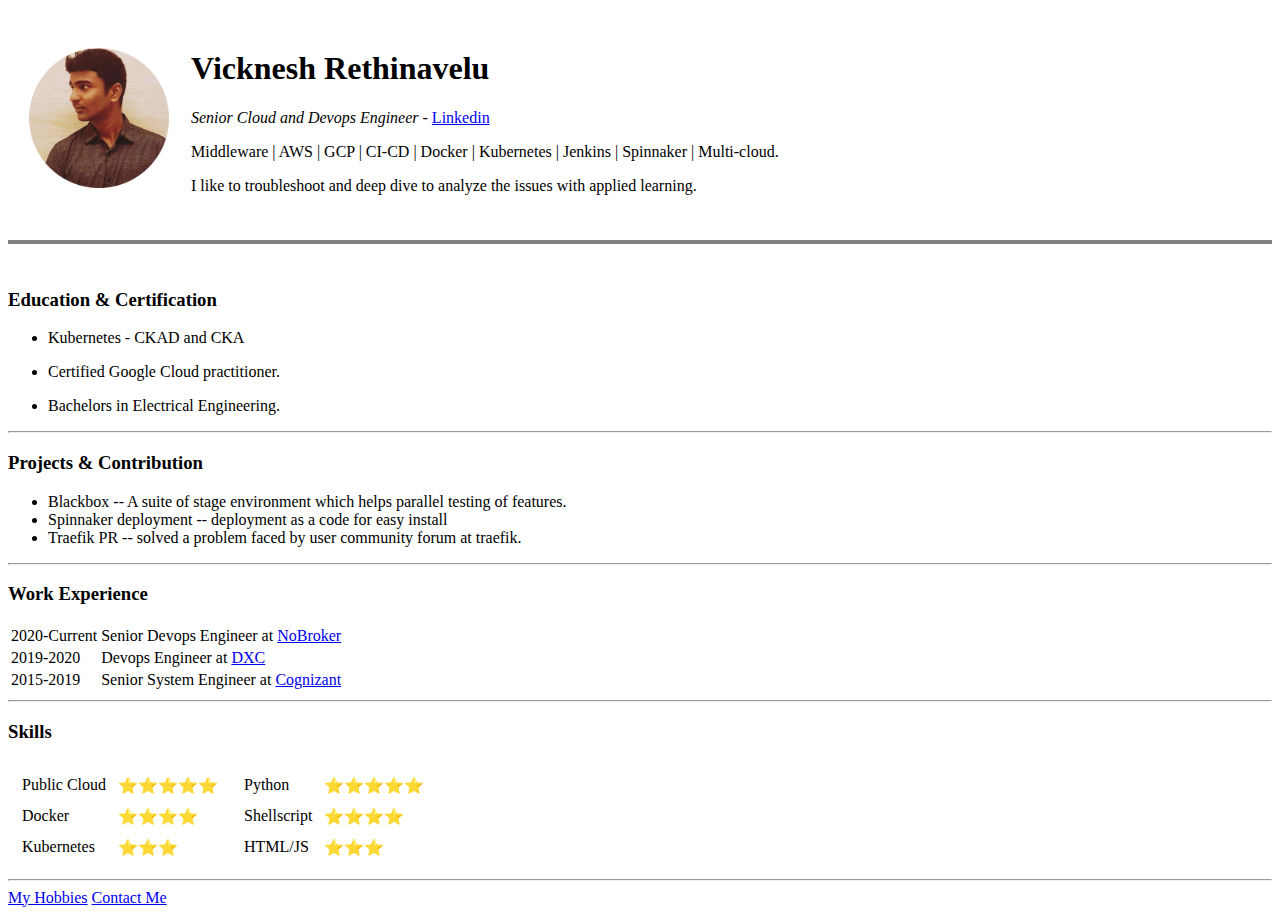
<file: index.html>
<!DOCTYPE html>
<html lang="en" dir="ltr">
  <head>
    <meta charset="utf-8">

    <title>✅ Vicknesh's Personal Site</title>
  </head>
  <body>
    <table cellspacing="20">
      <td><img src="vicknesh.png" alt="Vicknesh's profile picture" width="140" height="140"></td>
      <td><h1>Vicknesh Rethinavelu</h1>
      <p><em>Senior Cloud and Devops Engineer</em> -  <a href="https://www.linkedin.com/in/vicknesh22/">Linkedin</a></p>
      <p>Middleware | AWS | GCP | CI-CD | Docker | Kubernetes | Jenkins | Spinnaker | Multi-cloud.</p>
      <p>I like to troubleshoot and deep dive to analyze the issues with applied learning.</p></td>
    </table>


    <hr size="4" noshade>
    <br>
    <h3>Education & Certification</h3>
    <ul>
      <li><p>Kubernetes - CKAD and CKA</p></li>
      <li><p>Certified Google Cloud practitioner.</p></li>
      <li><p>Bachelors in Electrical Engineering.</p></li>
    </ul>
    <hr>
    <h3>Projects & Contribution</h3>
    <ul>
      <li>Blackbox -- A suite of stage environment which helps parallel testing of features.</li>
      <li>Spinnaker deployment  -- deployment as a code for easy install</li>
      <li>Traefik PR -- solved a problem faced by user community forum at traefik.</li>
    </ul>
    <hr>
    <h3>Work Experience</h3>
    <table>
      <tr>
        <td>2020-Current </td>
        <td>Senior Devops Engineer at <a href="https://www.nobroker.in/">NoBroker</a> </td>
      </tr>
      <tr>
        <td>2019-2020</td>
        <td>Devops Engineer at <a href="https://dxc.com/us/en">DXC</a> </td>
      </tr>
      <tr>
        <td>2015-2019</td>
        <td>Senior System Engineer at <a href="https://www.cognizant.com/">Cognizant</a></td>
      </tr>
    </table>
    <hr>
    <h3>Skills</h3>
    <table>
      <tr>
        <td>
          <table cellspacing="10">
            <tr>
              <td>Public Cloud</td>
              <td>⭐⭐⭐⭐⭐</td>
            </tr>
            <tr>
              <td>Docker</td>
              <td>⭐⭐⭐⭐</td>
            </tr>
            <tr>
              <td>Kubernetes</td>
              <td>⭐⭐⭐</td>
            </tr>
          </table>
        </td>
        <td>
          <table cellspacing="10">
            <tr>
              <td>Python</td>
              <td>⭐⭐⭐⭐⭐</td>
            </tr>
            <tr>
              <td>Shellscript</td>
              <td>⭐⭐⭐⭐</td>
            </tr>
            <tr>
              <td>HTML/JS</td>
              <td>⭐⭐⭐</td>
            </tr>
          </table>
        </td>
      </tr>
    </table>
    <hr size=2>
    <a href="hobbies.html">My Hobbies</a>
    <a href="contactme.html">Contact Me</a>
  </body>
</html>
</file>
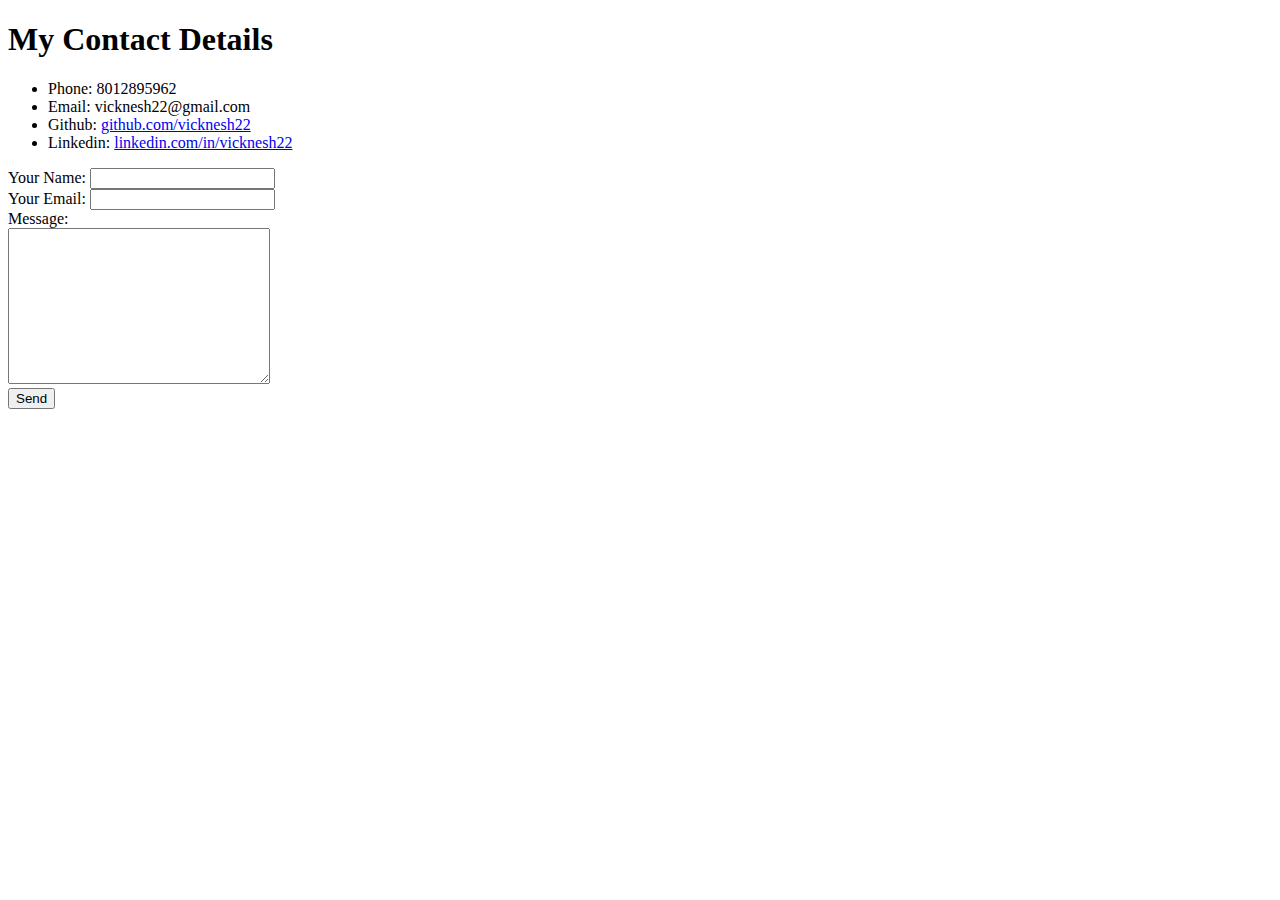
<file: contactme.html>
<!DOCTYPE html>
<html lang="en" dir="ltr">
  <head>
    <meta charset="utf-8">
    <title></title>
  </head>
  <body>
    <h1>My Contact Details</h1>
    <ul>
      <li>Phone: 8012895962</li>
      <li>Email: vicknesh22@gmail.com</li>
      <li>Github: <a href="https://github.com/vicknesh22"> github.com/vicknesh22</a> </li>
      <li>Linkedin: <a href="https://www.linkedin.com/in/vicknesh22/"> linkedin.com/in/vicknesh22</a> </li>
    </ul>
    <form action="mailto:vicknesh22@gmail.com" method="post" enctype="text/plain">
      <label>Your Name: </label>
      <input type="text" name="" value=""><br>
      <label>Your Email: </label>
      <input type="email" name="" value=""><br>
      <label>Message:</label><br>
      <textarea name="Message" rows="10" cols="30"></textarea><br>
      <input type="submit" name="submit" value="Send">
    </form>
  </body>
</html>
</file>
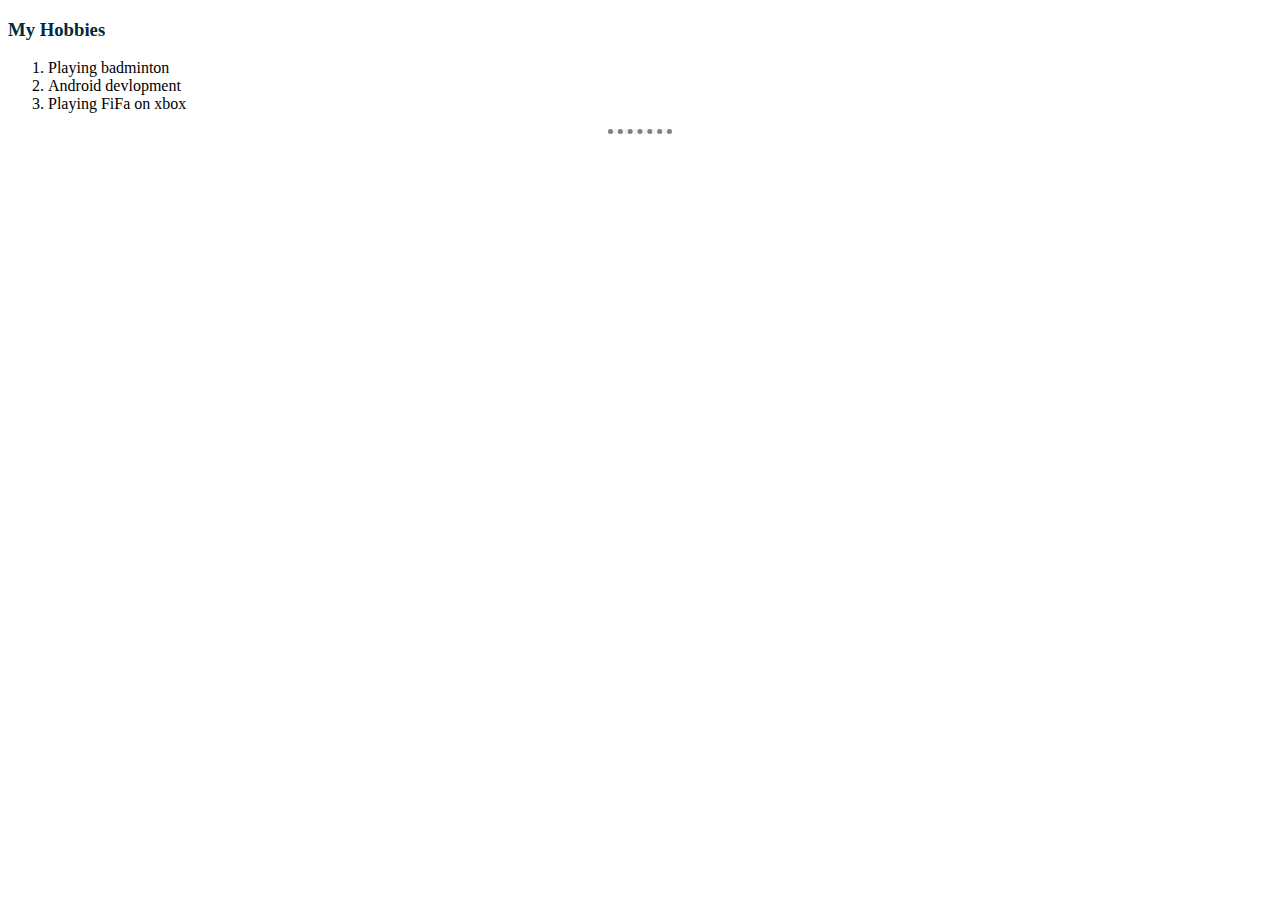
<file: hobbies.html>
<!DOCTYPE html>
<html lang="en" dir="ltr">
  <head>
    <meta charset="utf-8">
    <title></title>
    <link rel="stylesheet" href="css/styles.css">
  </head>
  <body>
    <h3>My Hobbies</h3>
    <ol>
      <li>Playing badminton</li>
      <li>Android devlopment</li>
      <li>Playing FiFa on xbox</li>
    </ol>
    <hr>
  </body>
</html>
</file>
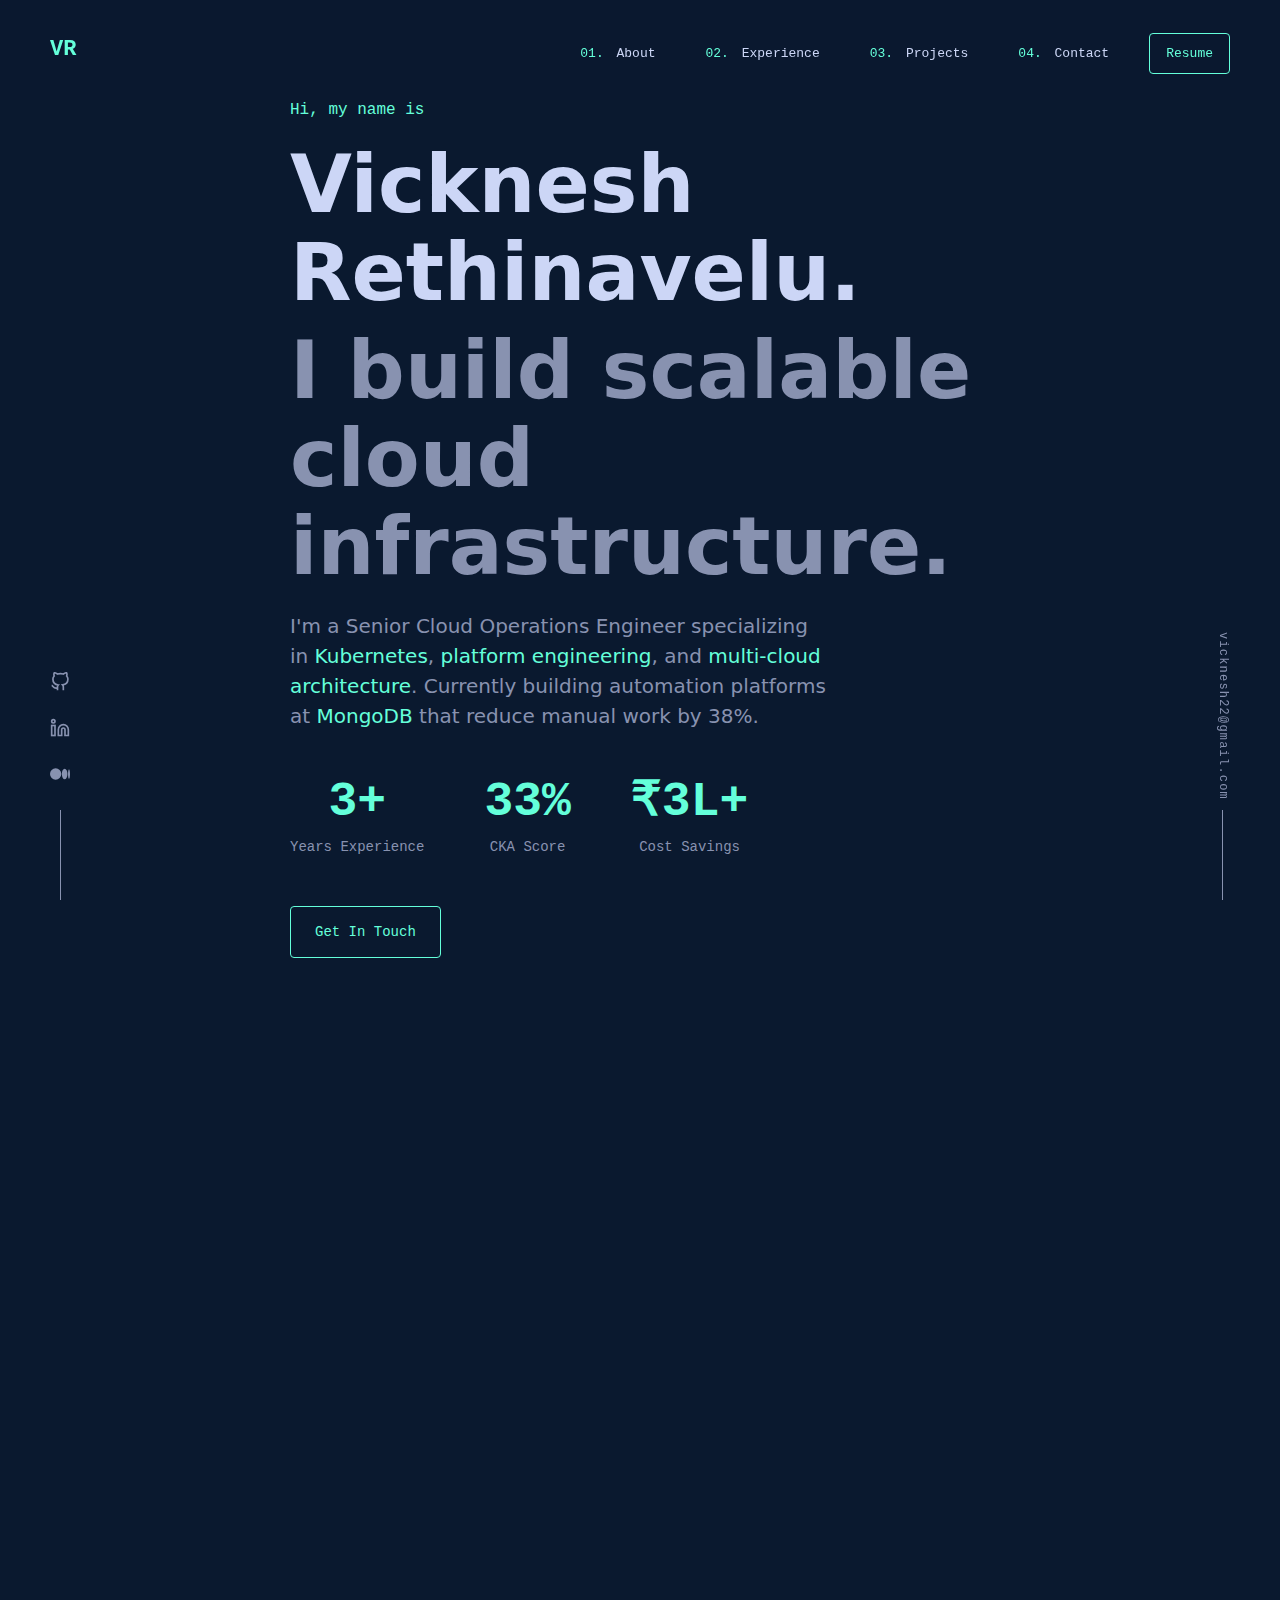
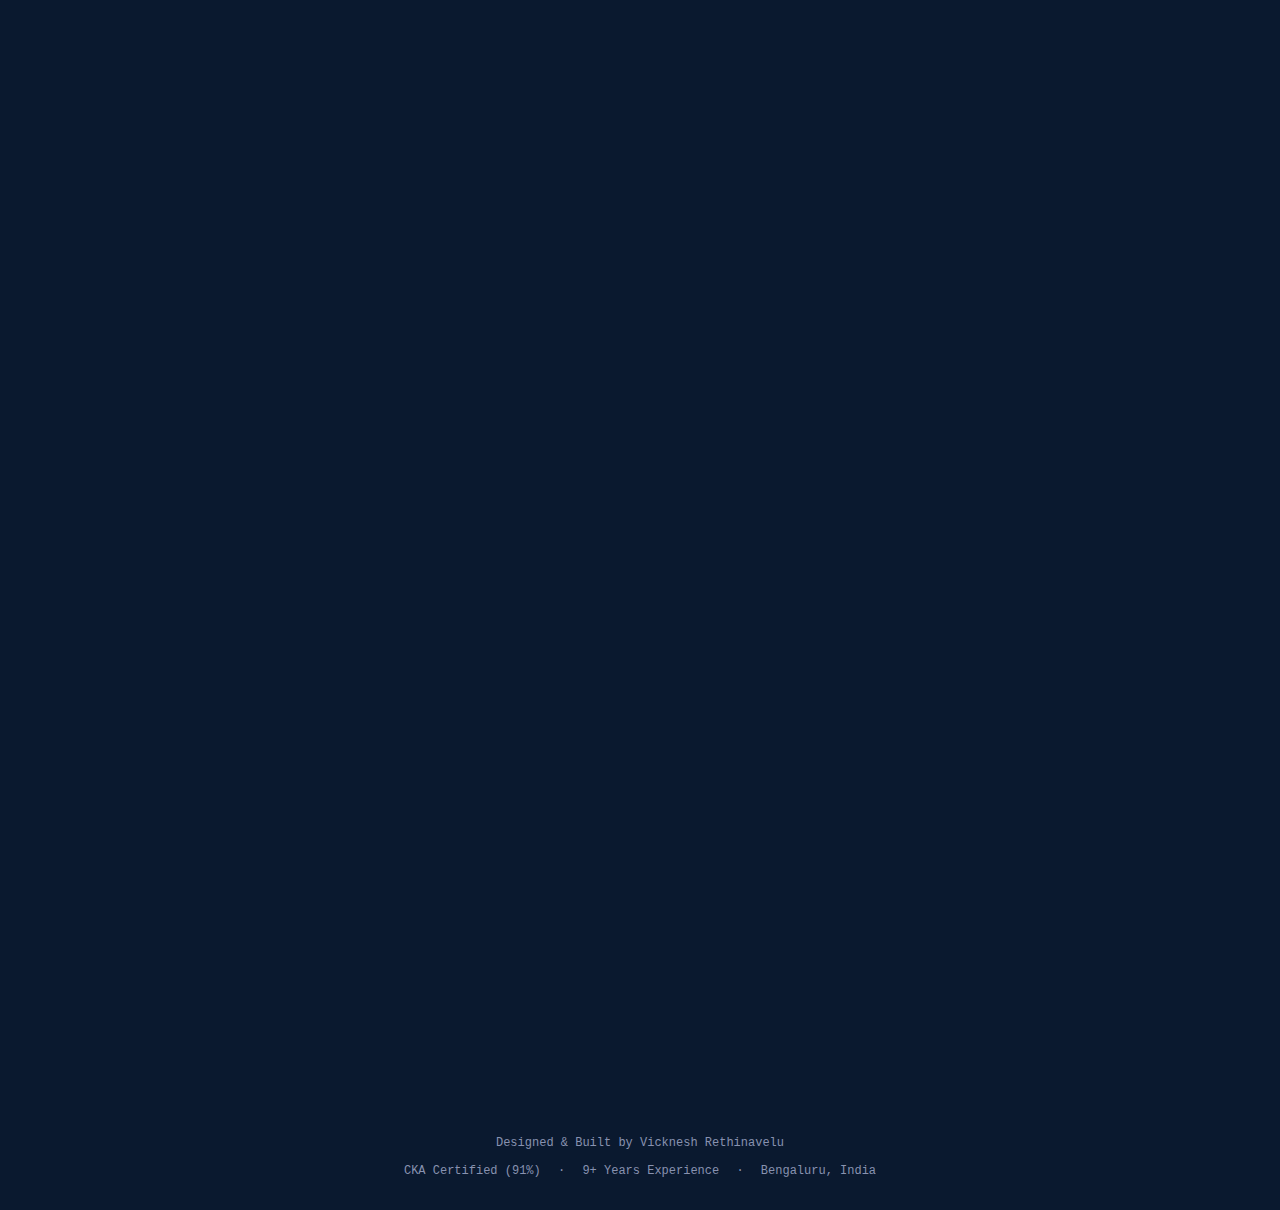
<file: index-v2.html>
<!DOCTYPE html>
<html lang="en">
<head>
    <meta charset="UTF-8">
    <meta name="viewport" content="width=device-width, initial-scale=1.0">
    <meta name="description" content="Vicknesh Rethinavelu - Senior Cloud Operations Engineer specializing in Kubernetes, AWS, GCP, Azure, and Platform Engineering. CKA certified with 91% score.">
    <meta name="keywords" content="Cloud Engineer, DevOps, Kubernetes, Platform Engineering, AWS, GCP, Azure">
    <meta name="author" content="Vicknesh Rethinavelu">
    <meta name="theme-color" content="#0a192f">

    <title>Vicknesh Rethinavelu - Cloud Platform Engineer</title>
    <link rel="icon" type="image/svg+xml" href="favicon.svg">
    <link rel="stylesheet" href="css/styles-v2.css">
</head>
<body>
    <!-- Fixed Email Sidebar -->
    <div class="fixed-email">
        <a href="mailto:vicknesh22@gmail.com">vicknesh22@gmail.com</a>
    </div>

    <!-- Fixed Social Sidebar -->
    <div class="fixed-social">
        <ul>
            <li><a href="https://github.com/vicknesh22" target="_blank" aria-label="GitHub">
                <svg xmlns="http://www.w3.org/2000/svg" width="20" height="20" viewBox="0 0 24 24" fill="none" stroke="currentColor" stroke-width="2"><path d="M9 19c-5 1.5-5-2.5-7-3m14 6v-3.87a3.37 3.37 0 0 0-.94-2.61c3.14-.35 6.44-1.54 6.44-7A5.44 5.44 0 0 0 20 4.77 5.07 5.07 0 0 0 19.91 1S18.73.65 16 2.48a13.38 13.38 0 0 0-7 0C6.27.65 5.09 1 5.09 1A5.07 5.07 0 0 0 5 4.77a5.44 5.44 0 0 0-1.5 3.78c0 5.42 3.3 6.61 6.44 7A3.37 3.37 0 0 0 9 18.13V22"></path></svg>
            </a></li>
            <li><a href="https://www.linkedin.com/in/vicknesh22/" target="_blank" aria-label="LinkedIn">
                <svg xmlns="http://www.w3.org/2000/svg" width="20" height="20" viewBox="0 0 24 24" fill="none" stroke="currentColor" stroke-width="2"><path d="M16 8a6 6 0 0 1 6 6v7h-4v-7a2 2 0 0 0-2-2 2 2 0 0 0-2 2v7h-4v-7a6 6 0 0 1 6-6z"></path><rect x="2" y="9" width="4" height="12"></rect><circle cx="4" cy="4" r="2"></circle></svg>
            </a></li>
            <li><a href="https://medium.com/@vicknesh22" target="_blank" aria-label="Medium">
                <svg xmlns="http://www.w3.org/2000/svg" width="20" height="20" viewBox="0 0 24 24" fill="currentColor"><path d="M13.54 12a6.8 6.8 0 01-6.77 6.82A6.8 6.8 0 010 12a6.8 6.8 0 016.77-6.82A6.8 6.8 0 0113.54 12zM20.96 12c0 3.54-1.51 6.42-3.38 6.42-1.87 0-3.39-2.88-3.39-6.42s1.52-6.42 3.39-6.42 3.38 2.88 3.38 6.42M24 12c0 3.17-.53 5.75-1.19 5.75-.66 0-1.19-2.58-1.19-5.75s.53-5.75 1.19-5.75C23.47 6.25 24 8.83 24 12z"/></svg>
            </a></li>
        </ul>
    </div>

    <!-- Navigation -->
    <nav class="navbar">
        <div class="nav-content">
            <a href="/" class="logo">VR</a>
            <ul class="nav-menu">
                <li><a href="#about"><span class="nav-number">01.</span> About</a></li>
                <li><a href="#experience"><span class="nav-number">02.</span> Experience</a></li>
                <li><a href="#projects"><span class="nav-number">03.</span> Projects</a></li>
                <li><a href="#contact"><span class="nav-number">04.</span> Contact</a></li>
                <li><a href="resume.html" class="resume-btn">Resume</a></li>
            </ul>
            <button class="mobile-menu-toggle" aria-label="Toggle menu">
                <span></span>
                <span></span>
                <span></span>
            </button>
        </div>
    </nav>

    <!-- Hero Section -->
    <section class="hero">
        <div class="container">
            <p class="hero-intro">Hi, my name is</p>
            <h1 class="hero-name">Vicknesh Rethinavelu.</h1>
            <h2 class="hero-tagline">I build scalable cloud infrastructure.</h2>
            <p class="hero-description">
                I'm a Senior Cloud Operations Engineer specializing in <span class="highlight">Kubernetes</span>,
                <span class="highlight">platform engineering</span>, and <span class="highlight">multi-cloud architecture</span>.
                Currently building automation platforms at <span class="highlight">MongoDB</span> that reduce manual work by 38%.
            </p>
            <div class="hero-stats">
                <div class="stat">
                    <div class="stat-number">9+</div>
                    <div class="stat-label">Years Experience</div>
                </div>
                <div class="stat">
                    <div class="stat-number">91%</div>
                    <div class="stat-label">CKA Score</div>
                </div>
                <div class="stat">
                    <div class="stat-number">₹10L+</div>
                    <div class="stat-label">Cost Savings</div>
                </div>
            </div>
            <a href="#contact" class="cta-button">Get In Touch</a>
        </div>
    </section>

    <!-- About Section -->
    <section id="about" class="section">
        <div class="container">
            <h2 class="section-heading">
                <span class="section-number">01.</span>
                About Me
            </h2>

            <div class="about-content">
                <div class="about-text">
                    <p>
                        Hello! I'm Vicknesh, a cloud platform engineer based in Bengaluru, India. I specialize in
                        building and optimizing cloud infrastructure that scales efficiently and costs less.
                    </p>
                    <p>
                        My journey in tech started at Cognizant in 2017, and I've since worked my way through
                        middleware operations, infrastructure automation, and now platform engineering at MongoDB.
                        I'm passionate about creating developer-friendly platforms that eliminate bottlenecks and
                        reduce toil.
                    </p>
                    <p>
                        At NoBroker, I led the migration from Elasticsearch to ClickHouse, achieving <strong>₹10L+ annual
                        savings</strong> and <strong>10:1 compression</strong>. At MongoDB, I built a Golang-based automation
                        service that reduced <strong>38% of manual work</strong> across cloud operations.
                    </p>
                    <p>Here are some technologies I've been working with recently:</p>

                    <div class="skills-grid">
                        <div class="skill-category">
                            <h4>Orchestration</h4>
                            <ul class="skill-list">
                                <li>Kubernetes (CKA 91%)</li>
                                <li>Docker</li>
                                <li>Helm</li>
                            </ul>
                        </div>
                        <div class="skill-category">
                            <h4>Cloud Platforms</h4>
                            <ul class="skill-list">
                                <li>AWS</li>
                                <li>GCP</li>
                                <li>Azure</li>
                            </ul>
                        </div>
                        <div class="skill-category">
                            <h4>Programming</h4>
                            <ul class="skill-list">
                                <li>Golang</li>
                                <li>Python</li>
                                <li>Shell Scripting</li>
                            </ul>
                        </div>
                        <div class="skill-category">
                            <h4>Tools & More</h4>
                            <ul class="skill-list">
                                <li>Terraform</li>
                                <li>Jenkins</li>
                                <li>Prometheus/Grafana</li>
                            </ul>
                        </div>
                    </div>
                </div>

                <div class="about-image">
                    <div class="image-wrapper">
                        <img src="vicknesh.png" alt="Vicknesh Rethinavelu">
                    </div>
                </div>
            </div>
        </div>
    </section>

    <!-- Experience Section -->
    <section id="experience" class="section">
        <div class="container">
            <h2 class="section-heading">
                <span class="section-number">02.</span>
                Where I've Worked
            </h2>

            <div class="experience-container">
                <div class="company-tabs">
                    <button class="tab-button active" data-tab="mongodb">MongoDB</button>
                    <button class="tab-button" data-tab="nobroker-sr">NoBroker</button>
                    <button class="tab-button" data-tab="nobroker">NoBroker</button>
                    <button class="tab-button" data-tab="dxc">DXC Technology</button>
                    <button class="tab-button" data-tab="cognizant">Cognizant</button>
                </div>

                <div class="experience-content">
                    <!-- MongoDB -->
                    <div class="experience-panel active" data-panel="mongodb">
                        <h3>Cloud Operations Engineer <span class="company-name">@ MongoDB</span></h3>
                        <p class="experience-period">December 2023 - Present</p>
                        <ul class="experience-list">
                            <li>Built Golang service reducing <strong>38% manual work</strong> by categorizing issues and auto-applying playbook fixes using RabbitMQ, MongoDB, Jira APIs, and Kubernetes</li>
                            <li>Eliminated RabbitMQ dependency by building gateway endpoint with <strong>MongoDB Changestreams</strong> and <strong>Temporal framework</strong></li>
                            <li>Engineered multi-source correlation system using <strong>sliding window algorithm</strong> for proactive cloud outage detection</li>
                            <li>Handle Atlas infrastructure issues from Go planner automations across <strong>AWS, GCP, and Azure</strong></li>
                        </ul>
                    </div>

                    <!-- NoBroker Senior -->
                    <div class="experience-panel" data-panel="nobroker-sr">
                        <h3>Senior DevOps Engineer <span class="company-name">@ NoBroker</span></h3>
                        <p class="experience-period">August 2021 - December 2023</p>
                        <ul class="experience-list">
                            <li>Led Elasticsearch to ClickHouse migration achieving <strong>₹10L+ annual savings</strong>, <strong>10:1 compression ratio</strong>, and <strong>5,000+ logs/sec throughput</strong></li>
                            <li>Awarded <strong>Star Performer</strong> for cost optimization and performance improvements</li>
                            <li>Promoted to Senior DevOps Engineer recognizing technical leadership and project delivery</li>
                            <li>Published technical articles on Medium reaching <strong>1,000+ engineers</strong></li>
                        </ul>
                    </div>

                    <!-- NoBroker -->
                    <div class="experience-panel" data-panel="nobroker">
                        <h3>DevOps Engineer <span class="company-name">@ NoBroker</span></h3>
                        <p class="experience-period">June 2020 - July 2021</p>
                        <ul class="experience-list">
                            <li>Architected initial Kubernetes infrastructure for <strong>NoBrokerHood</strong> society management application</li>
                            <li>Built self-service staging platform using Docker Swarm eliminating bottlenecks for <strong>100+ developers</strong></li>
                            <li>Implemented Jenkins multi-branch pipelines with Perl automation scripts</li>
                            <li>Achieved <strong>&lt;5min deployment time</strong> from Git push to live HTTPS endpoint</li>
                        </ul>
                    </div>

                    <!-- DXC -->
                    <div class="experience-panel" data-panel="dxc">
                        <h3>DevOps Engineer <span class="company-name">@ DXC Technology</span></h3>
                        <p class="experience-period">April 2019 - June 2020</p>
                        <ul class="experience-list">
                            <li>Multi-cloud infrastructure management across <strong>AWS, GCP, and Azure</strong></li>
                            <li>Led <strong>Terraform 0.11 to 0.12.1</strong> migration project for enterprise infrastructure</li>
                            <li>Received <strong>SPOT Award</strong> for exceptional project delivery</li>
                            <li>Implemented infrastructure as code best practices across multiple teams</li>
                        </ul>
                    </div>

                    <!-- Cognizant -->
                    <div class="experience-panel" data-panel="cognizant">
                        <h3>Technical Lead <span class="company-name">@ Cognizant</span></h3>
                        <p class="experience-period">June 2017 - April 2019</p>
                        <ul class="experience-list">
                            <li>Production application server management and middleware operations</li>
                            <li>Awarded <strong>Client Performer</strong> for operational excellence</li>
                            <li>IBM Websphere administration and troubleshooting</li>
                            <li>24/7 production support for enterprise applications</li>
                        </ul>
                    </div>
                </div>
            </div>
        </div>
    </section>

    <!-- Projects Section -->
    <section id="projects" class="section">
        <div class="container">
            <h2 class="section-heading">
                <span class="section-number">03.</span>
                Things I've Built
            </h2>

            <div class="projects-grid">
                <!-- Project 1: Automation Platform -->
                <div class="project-card featured">
                    <div class="project-image">
                        <div class="project-image-overlay"></div>
                    </div>
                    <div class="project-content">
                        <p class="project-overline">Featured Project</p>
                        <h3 class="project-title">Automated Infrastructure Issue Resolution</h3>
                        <div class="project-description">
                            Built a Golang-based automation platform at MongoDB that categorizes infrastructure issues and
                            auto-applies playbook fixes. The system integrates with RabbitMQ, MongoDB, Jira APIs, and Kubernetes
                            to reduce manual intervention by <strong>38%</strong>, replacing 3 years of repetitive processes with
                            intelligent automation.
                        </div>
                        <ul class="project-tech">
                            <li>Golang</li>
                            <li>Kubernetes</li>
                            <li>RabbitMQ</li>
                            <li>MongoDB</li>
                            <li>Jira API</li>
                            <li>Prometheus</li>
                        </ul>
                        <div class="project-links">
                            <span class="project-stat">38% reduction in manual work</span>
                        </div>
                    </div>
                </div>

                <!-- Project 2: ClickHouse Migration -->
                <div class="project-card featured">
                    <div class="project-image">
                        <div class="project-image-overlay"></div>
                    </div>
                    <div class="project-content">
                        <p class="project-overline">Featured Project</p>
                        <h3 class="project-title">ClickHouse Logging Infrastructure</h3>
                        <div class="project-description">
                            Led the migration from Elasticsearch to ClickHouse for NoBroker's logging infrastructure.
                            Achieved <strong>₹10L+ annual savings</strong> while improving performance with
                            <strong>10:1 compression ratio</strong> and handling <strong>5,000+ logs/second</strong>.
                            Integrated with Fluent Bit, Redash, and Grafana for comprehensive observability.
                        </div>
                        <ul class="project-tech">
                            <li>ClickHouse</li>
                            <li>Fluent Bit</li>
                            <li>Kubernetes</li>
                            <li>Grafana</li>
                            <li>Redash</li>
                            <li>Python</li>
                        </ul>
                        <div class="project-links">
                            <a href="https://medium.com/nobroker-engineering" target="_blank" aria-label="Read article">
                                <svg xmlns="http://www.w3.org/2000/svg" width="20" height="20" viewBox="0 0 24 24" fill="none" stroke="currentColor" stroke-width="2"><path d="M18 13v6a2 2 0 0 1-2 2H5a2 2 0 0 1-2-2V8a2 2 0 0 1 2-2h6"></path><polyline points="15 3 21 3 21 9"></polyline><line x1="10" y1="14" x2="21" y2="3"></line></svg>
                            </a>
                            <span class="project-stat">₹10L+ saved annually</span>
                        </div>
                    </div>
                </div>

                <!-- Project 3: Project Blackbox -->
                <div class="project-card">
                    <div class="project-content">
                        <p class="project-overline">Self-Service Platform</p>
                        <h3 class="project-title">Project Blackbox - Developer Staging Platform</h3>
                        <div class="project-description">
                            Built a self-service staging environment using Docker Swarm, Jenkins, and Traefik that
                            eliminated deployment bottlenecks for <strong>100+ developers</strong>. Achieved
                            <strong>&lt;5 minute</strong> deployment time from Git push to live HTTPS endpoint with
                            automatic SSL certificates.
                        </div>
                        <ul class="project-tech">
                            <li>Docker Swarm</li>
                            <li>Jenkins</li>
                            <li>Traefik</li>
                            <li>Prometheus</li>
                            <li>Perl</li>
                        </ul>
                        <div class="project-links">
                            <a href="https://medium.com/nobroker-engineering/project-blackbox-our-mysterious-staging-environment-b4c005cf7ab1" target="_blank" aria-label="Read article">
                                <svg xmlns="http://www.w3.org/2000/svg" width="20" height="20" viewBox="0 0 24 24" fill="none" stroke="currentColor" stroke-width="2"><path d="M18 13v6a2 2 0 0 1-2 2H5a2 2 0 0 1-2-2V8a2 2 0 0 1 2-2h6"></path><polyline points="15 3 21 3 21 9"></polyline><line x1="10" y1="14" x2="21" y2="3"></line></svg>
                            </a>
                            <span class="project-stat">100+ developers enabled</span>
                        </div>
                    </div>
                </div>

                <!-- Project 4: Multi-Source Correlation -->
                <div class="project-card">
                    <div class="project-content">
                        <p class="project-overline">Observability</p>
                        <h3 class="project-title">Cloud Outage Detection System</h3>
                        <div class="project-description">
                            Engineered a multi-source correlation system using sliding window algorithms to detect
                            cloud outages proactively. Aggregates data from AWS, GCP, and Azure health APIs along with
                            internal metrics to predict and prevent infrastructure issues before they impact customers.
                        </div>
                        <ul class="project-tech">
                            <li>Golang</li>
                            <li>Temporal</li>
                            <li>MongoDB Changestreams</li>
                            <li>Prometheus</li>
                            <li>Multi-Cloud APIs</li>
                        </ul>
                        <div class="project-links">
                            <span class="project-stat">Proactive outage detection</span>
                        </div>
                    </div>
                </div>
            </div>
        </div>
    </section>

    <!-- Contact Section -->
    <section id="contact" class="section">
        <div class="container contact-container">
            <h2 class="section-heading">
                <span class="section-number">04.</span>
                What's Next?
            </h2>

            <div class="contact-content">
                <h3 class="contact-title">Get In Touch</h3>
                <p class="contact-description">
                    I'm currently open to new opportunities in platform engineering, cloud infrastructure,
                    and DevOps leadership. Whether you have a question, want to collaborate on a project,
                    or just want to say hi, I'll try my best to get back to you!
                </p>
                <a href="mailto:vicknesh22@gmail.com" class="contact-button">Say Hello</a>
            </div>
        </div>
    </section>

    <!-- Footer -->
    <footer class="footer">
        <div class="footer-content">
            <p>Designed & Built by Vicknesh Rethinavelu</p>
            <p class="footer-stats">
                <span>CKA Certified (91%)</span> ·
                <span>9+ Years Experience</span> ·
                <span>Bengaluru, India</span>
            </p>
        </div>
    </footer>

    <script src="js/main-v2.js"></script>
</body>
</html>
</file>
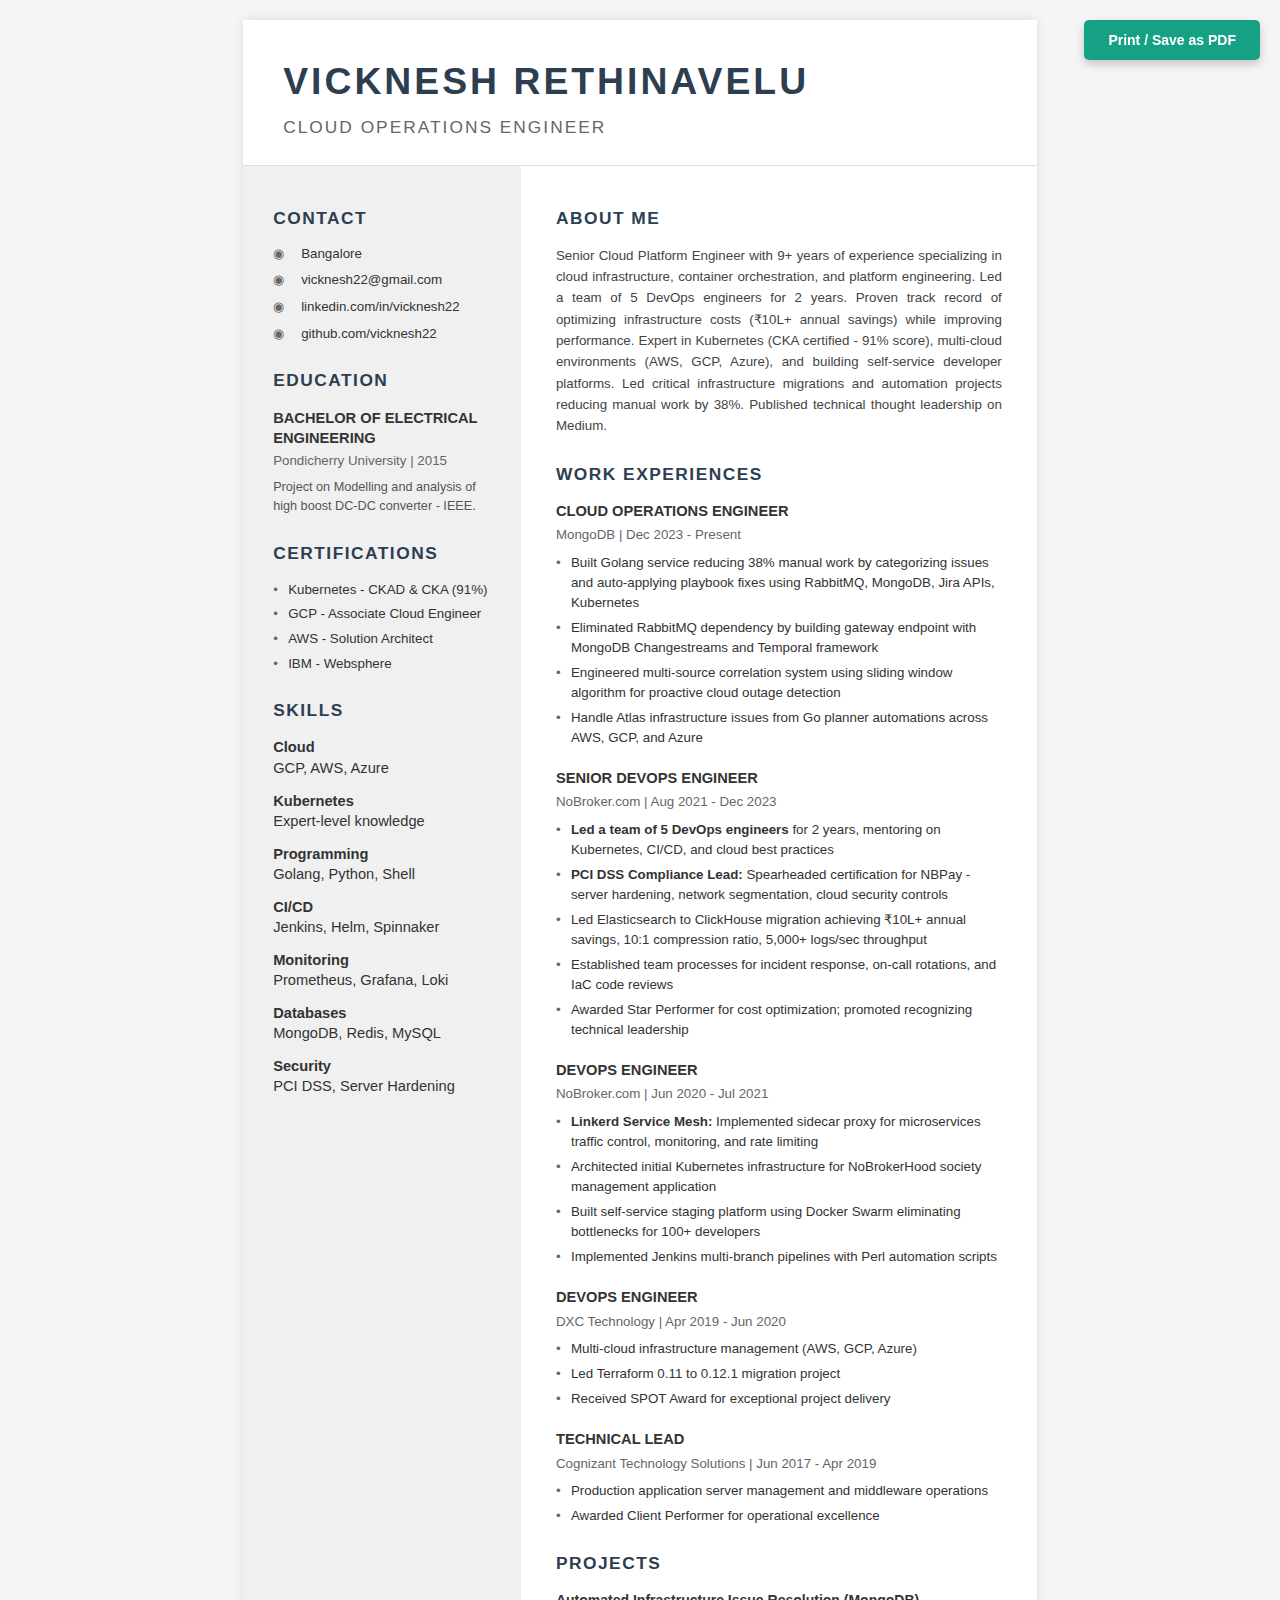
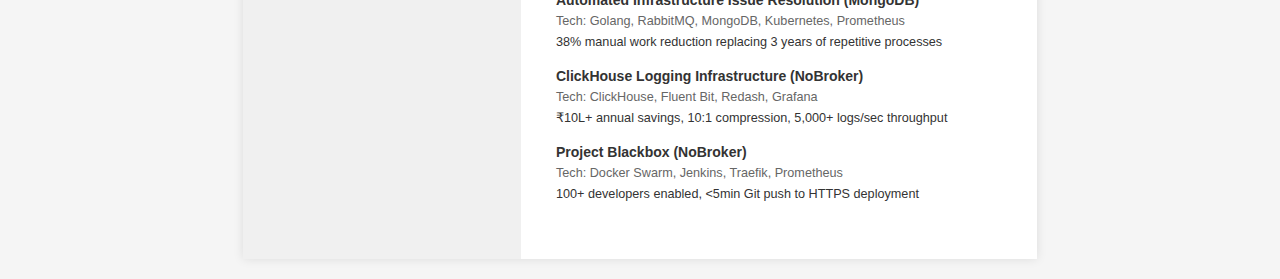
<file: resume.html>
<!DOCTYPE html>
<html lang="en">
<head>
    <meta charset="UTF-8">
    <meta name="viewport" content="width=device-width, initial-scale=1.0">
    <title>Vicknesh Rethinavelu - Resume</title>
    <style>
        /* Resume Print Styles - Minimal & Professional */
        @page {
            size: A4;
            margin: 0;
        }

        * {
            margin: 0;
            padding: 0;
            box-sizing: border-box;
        }

        body {
            font-family: 'Arial', 'Helvetica', sans-serif;
            font-size: 11pt;
            line-height: 1.4;
            color: #333;
            background: #f5f5f5;
        }

        .resume-container {
            width: 210mm;
            min-height: 297mm;
            margin: 20px auto;
            background: white;
            box-shadow: 0 0 10px rgba(0,0,0,0.1);
            display: grid;
            grid-template-columns: 35% 65%;
        }

        /* Left Column - Gray Background */
        .left-column {
            background: #f0f0f0;
            padding: 40px 30px;
        }

        /* Right Column - White Background */
        .right-column {
            background: white;
            padding: 40px 35px;
        }

        /* Header */
        .header {
            grid-column: 1 / -1;
            background: white;
            padding: 35px 40px 25px 40px;
            border-bottom: 1px solid #e0e0e0;
        }

        .name {
            font-size: 28pt;
            font-weight: bold;
            letter-spacing: 3px;
            text-transform: uppercase;
            color: #2c3e50;
            margin-bottom: 8px;
        }

        .job-title {
            font-size: 13pt;
            color: #666;
            text-transform: uppercase;
            letter-spacing: 2px;
            font-weight: normal;
        }

        /* Section Titles */
        h2 {
            font-size: 13pt;
            text-transform: uppercase;
            letter-spacing: 1.5px;
            margin-bottom: 15px;
            margin-top: 25px;
            color: #2c3e50;
            font-weight: bold;
        }

        h2:first-child {
            margin-top: 0;
        }

        h3 {
            font-size: 11pt;
            font-weight: bold;
            margin-bottom: 5px;
            color: #333;
        }

        /* Contact Section */
        .contact-item {
            display: flex;
            align-items: flex-start;
            margin-bottom: 8px;
            font-size: 10pt;
        }

        .contact-icon {
            margin-right: 10px;
            color: #666;
            min-width: 18px;
        }

        /* Education */
        .degree {
            font-weight: bold;
            font-size: 11pt;
            margin-bottom: 3px;
            text-transform: uppercase;
        }

        .university {
            color: #666;
            margin-bottom: 8px;
            font-size: 10pt;
        }

        .education-detail {
            font-size: 9.5pt;
            color: #555;
            line-height: 1.5;
        }

        /* Certifications & Skills */
        .cert-list, .skill-list {
            list-style: none;
            margin-bottom: 15px;
        }

        .cert-list li, .skill-list li {
            margin-bottom: 6px;
            font-size: 10pt;
            position: relative;
            padding-left: 15px;
        }

        .cert-list li:before {
            content: "•";
            position: absolute;
            left: 0;
            color: #666;
        }

        /* About Me */
        .about-text {
            font-size: 10pt;
            line-height: 1.6;
            color: #444;
            text-align: justify;
        }

        /* Work Experience */
        .job {
            margin-bottom: 20px;
        }

        .job-header {
            margin-bottom: 8px;
        }

        .company {
            color: #666;
            font-size: 10pt;
            margin-bottom: 8px;
        }

        .job-responsibilities {
            list-style: none;
            margin-top: 8px;
        }

        .job-responsibilities li {
            margin-bottom: 5px;
            font-size: 10pt;
            position: relative;
            padding-left: 15px;
            line-height: 1.5;
        }

        .job-responsibilities li:before {
            content: "•";
            position: absolute;
            left: 0;
            color: #666;
        }

        /* Projects */
        .project {
            margin-bottom: 15px;
        }

        .project-title {
            font-size: 10.5pt;
            font-weight: bold;
            margin-bottom: 3px;
        }

        /* Print Styles */
        @media print {
            body {
                background: white;
            }

            .resume-container {
                width: 100%;
                margin: 0;
                box-shadow: none;
            }

            .no-print {
                display: none !important;
            }
        }

        /* Print Button */
        .print-button {
            position: fixed;
            top: 20px;
            right: 20px;
            background: #16A085;
            color: white;
            border: none;
            padding: 12px 24px;
            border-radius: 5px;
            cursor: pointer;
            font-size: 14px;
            font-weight: bold;
            box-shadow: 0 4px 10px rgba(0,0,0,0.2);
        }

        .print-button:hover {
            background: #138D75;
        }
    </style>
</head>
<body>
    <button class="print-button no-print" onclick="window.print()">Print / Save as PDF</button>

    <div class="resume-container">
        <!-- Header -->
        <div class="header">
            <div class="name">VICKNESH RETHINAVELU</div>
            <div class="job-title">CLOUD OPERATIONS ENGINEER</div>
        </div>

        <!-- Left Column -->
        <div class="left-column">
            <h2>CONTACT</h2>
            <div class="contact-item">
                <span class="contact-icon">◉</span>
                <span>Bangalore</span>
            </div>
            <div class="contact-item">
                <span class="contact-icon">◉</span>
                <span>vicknesh22@gmail.com</span>
            </div>
            <div class="contact-item">
                <span class="contact-icon">◉</span>
                <span>linkedin.com/in/vicknesh22</span>
            </div>
            <div class="contact-item">
                <span class="contact-icon">◉</span>
                <span>github.com/vicknesh22</span>
            </div>

            <h2>EDUCATION</h2>
            <div class="degree">BACHELOR OF ELECTRICAL ENGINEERING</div>
            <div class="university">Pondicherry University | 2015</div>
            <div class="education-detail">Project on Modelling and analysis of high boost DC-DC converter - IEEE.</div>

            <h2>CERTIFICATIONS</h2>
            <ul class="cert-list">
                <li>Kubernetes - CKAD & CKA (91%)</li>
                <li>GCP - Associate Cloud Engineer</li>
                <li>AWS - Solution Architect</li>
                <li>IBM - Websphere</li>
            </ul>

            <h2>SKILLS</h2>
            <div class="skill-list">
                <div style="margin-bottom: 12px;">
                    <strong>Cloud</strong><br>
                    GCP, AWS, Azure
                </div>
                <div style="margin-bottom: 12px;">
                    <strong>Kubernetes</strong><br>
                    Expert-level knowledge
                </div>
                <div style="margin-bottom: 12px;">
                    <strong>Programming</strong><br>
                    Golang, Python, Shell
                </div>
                <div style="margin-bottom: 12px;">
                    <strong>CI/CD</strong><br>
                    Jenkins, Helm, Spinnaker
                </div>
                <div style="margin-bottom: 12px;">
                    <strong>Monitoring</strong><br>
                    Prometheus, Grafana, Loki
                </div>
                <div style="margin-bottom: 12px;">
                    <strong>Databases</strong><br>
                    MongoDB, Redis, MySQL
                </div>
                <div style="margin-bottom: 12px;">
                    <strong>Security</strong><br>
                    PCI DSS, Server Hardening
                </div>
            </div>
        </div>

        <!-- Right Column -->
        <div class="right-column">
            <h2>ABOUT ME</h2>
            <p class="about-text">
                Senior Cloud Platform Engineer with 9+ years of experience specializing in cloud infrastructure,
                container orchestration, and platform engineering. Led a team of 5 DevOps engineers for 2 years.
                Proven track record of optimizing infrastructure costs (₹10L+ annual savings) while improving performance.
                Expert in Kubernetes (CKA certified - 91% score), multi-cloud environments (AWS, GCP, Azure), and building
                self-service developer platforms. Led critical infrastructure migrations and automation projects reducing
                manual work by 38%. Published technical thought leadership on Medium.
            </p>

            <h2>WORK EXPERIENCES</h2>

            <div class="job">
                <div class="job-header">
                    <h3>CLOUD OPERATIONS ENGINEER</h3>
                    <div class="company">MongoDB | Dec 2023 - Present</div>
                </div>
                <ul class="job-responsibilities">
                    <li>Built Golang service reducing 38% manual work by categorizing issues and auto-applying playbook fixes using RabbitMQ, MongoDB, Jira APIs, Kubernetes</li>
                    <li>Eliminated RabbitMQ dependency by building gateway endpoint with MongoDB Changestreams and Temporal framework</li>
                    <li>Engineered multi-source correlation system using sliding window algorithm for proactive cloud outage detection</li>
                    <li>Handle Atlas infrastructure issues from Go planner automations across AWS, GCP, and Azure</li>
                </ul>
            </div>

            <div class="job">
                <div class="job-header">
                    <h3>SENIOR DEVOPS ENGINEER</h3>
                    <div class="company">NoBroker.com | Aug 2021 - Dec 2023</div>
                </div>
                <ul class="job-responsibilities">
                    <li><strong>Led a team of 5 DevOps engineers</strong> for 2 years, mentoring on Kubernetes, CI/CD, and cloud best practices</li>
                    <li><strong>PCI DSS Compliance Lead:</strong> Spearheaded certification for NBPay - server hardening, network segmentation, cloud security controls</li>
                    <li>Led Elasticsearch to ClickHouse migration achieving ₹10L+ annual savings, 10:1 compression ratio, 5,000+ logs/sec throughput</li>
                    <li>Established team processes for incident response, on-call rotations, and IaC code reviews</li>
                    <li>Awarded Star Performer for cost optimization; promoted recognizing technical leadership</li>
                </ul>
            </div>

            <div class="job">
                <div class="job-header">
                    <h3>DEVOPS ENGINEER</h3>
                    <div class="company">NoBroker.com | Jun 2020 - Jul 2021</div>
                </div>
                <ul class="job-responsibilities">
                    <li><strong>Linkerd Service Mesh:</strong> Implemented sidecar proxy for microservices traffic control, monitoring, and rate limiting</li>
                    <li>Architected initial Kubernetes infrastructure for NoBrokerHood society management application</li>
                    <li>Built self-service staging platform using Docker Swarm eliminating bottlenecks for 100+ developers</li>
                    <li>Implemented Jenkins multi-branch pipelines with Perl automation scripts</li>
                </ul>
            </div>

            <div class="job">
                <div class="job-header">
                    <h3>DEVOPS ENGINEER</h3>
                    <div class="company">DXC Technology | Apr 2019 - Jun 2020</div>
                </div>
                <ul class="job-responsibilities">
                    <li>Multi-cloud infrastructure management (AWS, GCP, Azure)</li>
                    <li>Led Terraform 0.11 to 0.12.1 migration project</li>
                    <li>Received SPOT Award for exceptional project delivery</li>
                </ul>
            </div>

            <div class="job">
                <div class="job-header">
                    <h3>TECHNICAL LEAD</h3>
                    <div class="company">Cognizant Technology Solutions | Jun 2017 - Apr 2019</div>
                </div>
                <ul class="job-responsibilities">
                    <li>Production application server management and middleware operations</li>
                    <li>Awarded Client Performer for operational excellence</li>
                </ul>
            </div>

            <h2>PROJECTS</h2>
            <div class="project">
                <div class="project-title">Automated Infrastructure Issue Resolution (MongoDB)</div>
                <div style="font-size: 9.5pt; color: #666; margin-bottom: 3px;">Tech: Golang, RabbitMQ, MongoDB, Kubernetes, Prometheus</div>
                <div style="font-size: 9.5pt;">38% manual work reduction replacing 3 years of repetitive processes</div>
            </div>

            <div class="project">
                <div class="project-title">ClickHouse Logging Infrastructure (NoBroker)</div>
                <div style="font-size: 9.5pt; color: #666; margin-bottom: 3px;">Tech: ClickHouse, Fluent Bit, Redash, Grafana</div>
                <div style="font-size: 9.5pt;">₹10L+ annual savings, 10:1 compression, 5,000+ logs/sec throughput</div>
            </div>

            <div class="project">
                <div class="project-title">Project Blackbox (NoBroker)</div>
                <div style="font-size: 9.5pt; color: #666; margin-bottom: 3px;">Tech: Docker Swarm, Jenkins, Traefik, Prometheus</div>
                <div style="font-size: 9.5pt;">100+ developers enabled, <5min Git push to HTTPS deployment</div>
            </div>
        </div>
    </div>
</body>
</html>
</file>
<file: css/styles.css>
<style>
  body {
    background-color: #F0F5F9;
  }

  hr {
    background-color: #F0F5F9;

    border-style: none;
    border-top-style: dotted;
    border-color: grey;
    border-width: 5px;
    width: 5%;
  }

  h3 {
    color: #06283D;
  }

  h2 {
    color: #06283D;
  }

  h1 {
    color: #06283D;
  }
</style>
</file>
<file: css/styles-v2.css>
/* ============================================
   MODERN CV WEBSITE - V2
   Inspired by brittanychiang.com & joshwcomeau.com
   ============================================ */

/* CSS Variables */
:root {
    /* Colors - Dark Navy Theme */
    --navy: #0a192f;
    --light-navy: #112240;
    --lightest-navy: #233554;
    --navy-shadow: rgba(2, 12, 27, 0.7);
    --slate: #8892b0;
    --light-slate: #a8b2d1;
    --lightest-slate: #ccd6f6;
    --white: #e6f1ff;
    --green: #64ffda;
    --green-tint: rgba(100, 255, 218, 0.1);

    /* Typography */
    --font-sans: 'Inter', 'SF Pro Text', -apple-system, system-ui, sans-serif;
    --font-mono: 'SF Mono', 'Fira Code', 'Fira Mono', 'Roboto Mono', monospace;

    /* Font Sizes */
    --fz-xxs: 12px;
    --fz-xs: 13px;
    --fz-sm: 14px;
    --fz-md: 16px;
    --fz-lg: 18px;
    --fz-xl: 20px;
    --fz-xxl: 22px;
    --fz-heading: 32px;

    /* Transitions */
    --transition: all 0.25s cubic-bezier(0.645, 0.045, 0.355, 1);

    /* Border Radius */
    --border-radius: 4px;

    /* Spacing */
    --nav-height: 100px;
    --nav-scroll-height: 70px;
}

/* ============================================
   RESET & BASE STYLES
   ============================================ */

* {
    margin: 0;
    padding: 0;
    box-sizing: border-box;
}

html {
    scroll-behavior: smooth;
    scrollbar-width: thin;
    scrollbar-color: var(--slate) var(--navy);
}

body {
    font-family: var(--font-sans);
    font-size: var(--fz-xl);
    line-height: 1.3;
    color: var(--slate);
    background-color: var(--navy);
    min-height: 100vh;
    overflow-x: hidden;
}

::selection {
    background-color: var(--lightest-navy);
    color: var(--lightest-slate);
}

/* Custom Scrollbar */
::-webkit-scrollbar {
    width: 12px;
}

::-webkit-scrollbar-track {
    background: var(--navy);
}

::-webkit-scrollbar-thumb {
    background-color: var(--slate);
    border: 3px solid var(--navy);
    border-radius: 10px;
}

/* ============================================
   TYPOGRAPHY
   ============================================ */

h1, h2, h3, h4, h5, h6 {
    color: var(--lightest-slate);
    font-weight: 600;
    line-height: 1.1;
}

a {
    text-decoration: none;
    color: var(--green);
    transition: var(--transition);
}

a:hover,
a:focus {
    color: var(--green);
}

button {
    cursor: pointer;
    border: 0;
    border-radius: 0;
}

ul {
    list-style: none;
}

.container {
    max-width: 1000px;
    margin: 0 auto;
    padding: 0 150px;
}

@media (max-width: 1080px) {
    .container {
        padding: 0 100px;
    }
}

@media (max-width: 768px) {
    .container {
        padding: 0 50px;
    }
}

@media (max-width: 480px) {
    .container {
        padding: 0 25px;
    }
}

/* ============================================
   FIXED SIDEBARS
   ============================================ */

.fixed-email,
.fixed-social {
    position: fixed;
    bottom: 0;
    z-index: 10;
}

.fixed-email {
    right: 40px;
    display: flex;
    flex-direction: column;
    align-items: center;
}

.fixed-email a {
    font-family: var(--font-mono);
    font-size: var(--fz-xxs);
    letter-spacing: 0.1em;
    writing-mode: vertical-rl;
    color: var(--slate);
    padding: 10px;
}

.fixed-email::after {
    content: '';
    display: block;
    width: 1px;
    height: 90px;
    background-color: var(--slate);
    margin: 0 auto;
}

.fixed-social {
    left: 40px;
}

.fixed-social ul {
    display: flex;
    flex-direction: column;
    align-items: center;
    gap: 20px;
}

.fixed-social ul::after {
    content: '';
    display: block;
    width: 1px;
    height: 90px;
    background-color: var(--slate);
}

.fixed-social a {
    color: var(--slate);
    padding: 10px;
}

.fixed-social a:hover {
    color: var(--green);
    transform: translateY(-3px);
}

.fixed-social svg {
    width: 20px;
    height: 20px;
}

@media (max-width: 1080px) {
    .fixed-email,
    .fixed-social {
        display: none;
    }
}

/* ============================================
   NAVIGATION
   ============================================ */

.navbar {
    position: fixed;
    top: 0;
    width: 100%;
    height: var(--nav-height);
    background-color: rgba(10, 25, 47, 0.85);
    backdrop-filter: blur(10px);
    z-index: 1000;
    transition: all 0.25s cubic-bezier(0.645, 0.045, 0.355, 1);
}

.navbar.scrolled {
    height: var(--nav-scroll-height);
    box-shadow: 0 10px 30px -10px var(--navy-shadow);
}

.nav-content {
    display: flex;
    justify-content: space-between;
    align-items: center;
    height: 100%;
    max-width: 1600px;
    margin: 0 auto;
    padding: 0 50px;
}

.logo {
    font-family: var(--font-mono);
    font-size: var(--fz-xxl);
    font-weight: bold;
    color: var(--green);
    z-index: 1001;
}

.logo:hover {
    transform: translateY(-2px);
}

.nav-menu {
    display: flex;
    align-items: center;
    gap: 30px;
}

.nav-menu a {
    font-family: var(--font-mono);
    font-size: var(--fz-xs);
    color: var(--lightest-slate);
    padding: 10px;
}

.nav-menu a:hover {
    color: var(--green);
}

.nav-number {
    color: var(--green);
    margin-right: 5px;
}

.resume-btn {
    color: var(--green) !important;
    background-color: transparent;
    border: 1px solid var(--green);
    border-radius: var(--border-radius);
    padding: 12px 16px !important;
    font-family: var(--font-mono);
    font-size: var(--fz-xs);
    line-height: 1;
    transition: var(--transition);
}

.resume-btn:hover {
    background-color: var(--green-tint);
}

.mobile-menu-toggle {
    display: none;
}

@media (max-width: 768px) {
    .nav-menu {
        display: none;
    }

    .mobile-menu-toggle {
        display: flex;
        flex-direction: column;
        gap: 5px;
        background: transparent;
        padding: 10px;
    }

    .mobile-menu-toggle span {
        width: 30px;
        height: 2px;
        background-color: var(--green);
        transition: var(--transition);
    }
}

/* ============================================
   HERO SECTION
   ============================================ */

.hero {
    min-height: 100vh;
    display: flex;
    align-items: center;
    padding: 0;
}

.hero .container {
    padding-top: var(--nav-height);
}

.hero-intro {
    font-family: var(--font-mono);
    font-size: var(--fz-md);
    color: var(--green);
    margin-bottom: 20px;
    animation: fadeInUp 0.6s ease-out 0.1s both;
}

.hero-name {
    font-size: clamp(40px, 8vw, 80px);
    font-weight: 600;
    color: var(--lightest-slate);
    margin-bottom: 10px;
    animation: fadeInUp 0.6s ease-out 0.2s both;
}

.hero-tagline {
    font-size: clamp(40px, 8vw, 80px);
    font-weight: 600;
    color: var(--slate);
    margin-bottom: 20px;
    animation: fadeInUp 0.6s ease-out 0.3s both;
}

.hero-description {
    max-width: 540px;
    line-height: 1.5;
    margin-bottom: 40px;
    animation: fadeInUp 0.6s ease-out 0.4s both;
}

.hero-description .highlight {
    color: var(--green);
    font-weight: 500;
}

.hero-stats {
    display: flex;
    gap: 60px;
    margin-bottom: 50px;
    animation: fadeInUp 0.6s ease-out 0.5s both;
}

.stat {
    text-align: center;
}

.stat-number {
    font-size: 48px;
    font-weight: 700;
    color: var(--green);
    font-family: var(--font-mono);
}

.stat-label {
    font-size: var(--fz-sm);
    color: var(--slate);
    font-family: var(--font-mono);
    margin-top: 5px;
}

.cta-button {
    display: inline-block;
    color: var(--green);
    background-color: transparent;
    border: 1px solid var(--green);
    border-radius: var(--border-radius);
    padding: 18px 24px;
    font-family: var(--font-mono);
    font-size: var(--fz-sm);
    line-height: 1;
    transition: var(--transition);
    animation: fadeInUp 0.6s ease-out 0.6s both;
}

.cta-button:hover {
    background-color: var(--green-tint);
    transform: translateY(-2px);
    box-shadow: 0 10px 30px -15px var(--green);
}

@media (max-width: 768px) {
    .hero-stats {
        gap: 30px;
    }

    .stat-number {
        font-size: 32px;
    }
}

/* ============================================
   SECTIONS
   ============================================ */

.section {
    padding: 100px 0;
    opacity: 0;
    transform: translateY(30px);
    transition: opacity 0.6s ease-out, transform 0.6s ease-out;
}

.section.visible {
    opacity: 1;
    transform: translateY(0);
}

.section-heading {
    display: flex;
    align-items: center;
    font-size: clamp(26px, 5vw, var(--fz-heading));
    font-weight: 600;
    color: var(--lightest-slate);
    margin-bottom: 40px;
    white-space: nowrap;
}

.section-number {
    font-family: var(--font-mono);
    font-size: clamp(var(--fz-md), 3vw, var(--fz-xl));
    font-weight: 400;
    color: var(--green);
    margin-right: 10px;
}

.section-heading::after {
    content: '';
    display: block;
    width: 300px;
    height: 1px;
    background-color: var(--lightest-navy);
    margin-left: 20px;
}

@media (max-width: 768px) {
    .section {
        padding: 60px 0;
    }

    .section-heading::after {
        width: 200px;
    }
}

@media (max-width: 480px) {
    .section-heading::after {
        width: 100px;
    }
}

/* ============================================
   ABOUT SECTION
   ============================================ */

.about-content {
    display: grid;
    grid-template-columns: 3fr 2fr;
    gap: 50px;
    align-items: start;
}

.about-text p {
    margin-bottom: 15px;
}

.about-text strong {
    color: var(--lightest-slate);
}

.skills-grid {
    display: grid;
    grid-template-columns: repeat(2, 1fr);
    gap: 30px;
    margin-top: 25px;
}

.skill-category h4 {
    font-family: var(--font-mono);
    font-size: var(--fz-sm);
    color: var(--green);
    margin-bottom: 10px;
}

.skill-list li {
    position: relative;
    padding-left: 20px;
    font-family: var(--font-mono);
    font-size: var(--fz-xs);
    margin-bottom: 10px;
    color: var(--slate);
}

.skill-list li::before {
    content: '▹';
    position: absolute;
    left: 0;
    color: var(--green);
    font-size: var(--fz-sm);
    line-height: 12px;
}

.about-image {
    position: relative;
    max-width: 300px;
}

.image-wrapper {
    position: relative;
    width: 100%;
    border-radius: var(--border-radius);
    background-color: var(--green);
}

.image-wrapper::before {
    content: '';
    position: absolute;
    top: 0;
    left: 0;
    width: 100%;
    height: 100%;
    border-radius: var(--border-radius);
    background-color: var(--navy);
    mix-blend-mode: screen;
    transition: var(--transition);
}

.image-wrapper::after {
    content: '';
    display: block;
    position: absolute;
    width: 100%;
    height: 100%;
    border-radius: var(--border-radius);
    top: 20px;
    left: 20px;
    border: 2px solid var(--green);
    z-index: -1;
    transition: var(--transition);
}

.image-wrapper:hover::before {
    background-color: transparent;
}

.image-wrapper:hover::after {
    top: 15px;
    left: 15px;
}

.image-wrapper img {
    width: 100%;
    border-radius: var(--border-radius);
    display: block;
    position: relative;
    filter: grayscale(100%) contrast(1);
    mix-blend-mode: multiply;
    transition: var(--transition);
}

.image-wrapper:hover img {
    filter: grayscale(0%) contrast(1);
    mix-blend-mode: normal;
}

@media (max-width: 768px) {
    .about-content {
        grid-template-columns: 1fr;
    }

    .about-image {
        max-width: 250px;
        margin: 0 auto;
    }

    .skills-grid {
        grid-template-columns: 1fr;
    }
}

/* ============================================
   EXPERIENCE SECTION
   ============================================ */

.experience-container {
    display: flex;
    gap: 30px;
}

.company-tabs {
    display: flex;
    flex-direction: column;
    width: 200px;
    flex-shrink: 0;
}

.tab-button {
    position: relative;
    display: flex;
    align-items: center;
    width: 100%;
    height: 42px;
    padding: 0 20px;
    border-left: 2px solid var(--lightest-navy);
    background-color: transparent;
    color: var(--slate);
    font-family: var(--font-mono);
    font-size: var(--fz-xs);
    text-align: left;
    white-space: nowrap;
    transition: var(--transition);
}

.tab-button:hover {
    background-color: var(--light-navy);
    color: var(--green);
}

.tab-button.active {
    color: var(--green);
    border-left-color: var(--green);
}

.experience-content {
    position: relative;
    width: 100%;
    min-height: 400px;
}

.experience-panel {
    position: absolute;
    top: 0;
    left: 0;
    width: 100%;
    opacity: 0;
    visibility: hidden;
    transition: opacity 0.3s ease-out, visibility 0.3s ease-out;
}

.experience-panel.active {
    opacity: 1;
    visibility: visible;
}

.experience-panel h3 {
    font-size: var(--fz-xxl);
    font-weight: 500;
    line-height: 1.3;
    margin-bottom: 5px;
}

.company-name {
    color: var(--green);
}

.experience-period {
    font-family: var(--font-mono);
    font-size: var(--fz-xs);
    color: var(--slate);
    margin-bottom: 25px;
}

.experience-list {
    list-style: none;
}

.experience-list li {
    position: relative;
    padding-left: 30px;
    margin-bottom: 15px;
    line-height: 1.5;
    font-size: var(--fz-lg);
}

.experience-list li::before {
    content: '▹';
    position: absolute;
    left: 0;
    color: var(--green);
    font-size: var(--fz-xl);
    line-height: 16px;
}

.experience-list strong {
    color: var(--lightest-slate);
}

@media (max-width: 768px) {
    .experience-container {
        flex-direction: column;
    }

    .company-tabs {
        flex-direction: row;
        width: 100%;
        overflow-x: auto;
    }

    .tab-button {
        border-left: none;
        border-bottom: 2px solid var(--lightest-navy);
    }

    .tab-button.active {
        border-left: none;
        border-bottom-color: var(--green);
    }
}

/* ============================================
   PROJECTS SECTION
   ============================================ */

.projects-grid {
    display: flex;
    flex-direction: column;
    gap: 100px;
}

.project-card {
    position: relative;
    display: grid;
    grid-template-columns: repeat(12, 1fr);
    align-items: center;
    gap: 10px;
}

.project-card.featured:nth-of-type(2n+1) .project-content {
    grid-column: 1 / 8;
    text-align: left;
}

.project-card.featured:nth-of-type(2n+1) .project-image {
    grid-column: 6 / -1;
}

.project-card.featured:nth-of-type(2n) .project-content {
    grid-column: 6 / -1;
    text-align: right;
}

.project-card.featured:nth-of-type(2n) .project-image {
    grid-column: 1 / 8;
}

.project-card:not(.featured) .project-content {
    grid-column: 1 / -1;
}

.project-image {
    grid-row: 1 / -1;
    position: relative;
    z-index: 1;
    background-color: var(--green);
    border-radius: var(--border-radius);
    overflow: hidden;
    height: 400px;
}

.project-image-overlay {
    width: 100%;
    height: 100%;
    background: linear-gradient(135deg, var(--light-navy) 0%, var(--navy) 100%);
    opacity: 0.9;
    transition: var(--transition);
}

.project-card:hover .project-image-overlay {
    opacity: 0.1;
}

.project-content {
    position: relative;
    grid-row: 1 / -1;
    z-index: 2;
}

.project-overline {
    font-family: var(--font-mono);
    font-size: var(--fz-xs);
    color: var(--green);
    margin-bottom: 10px;
}

.project-title {
    font-size: clamp(24px, 5vw, 28px);
    color: var(--lightest-slate);
    margin-bottom: 20px;
}

.project-title a {
    color: var(--lightest-slate);
}

.project-title a:hover {
    color: var(--green);
}

.project-description {
    position: relative;
    padding: 25px;
    background-color: var(--light-navy);
    color: var(--light-slate);
    font-size: var(--fz-lg);
    border-radius: var(--border-radius);
    box-shadow: 0 10px 30px -15px var(--navy-shadow);
    margin-bottom: 20px;
    line-height: 1.5;
}

.project-card.featured:nth-of-type(2n) .project-description {
    text-align: left;
}

.project-description strong {
    color: var(--green);
}

.project-tech {
    display: flex;
    flex-wrap: wrap;
    gap: 15px;
    margin-bottom: 10px;
}

.project-card.featured:nth-of-type(2n) .project-tech {
    justify-content: flex-end;
}

.project-tech li {
    font-family: var(--font-mono);
    font-size: var(--fz-xs);
    color: var(--slate);
}

.project-links {
    display: flex;
    align-items: center;
    gap: 15px;
}

.project-card.featured:nth-of-type(2n) .project-links {
    justify-content: flex-end;
}

.project-links a {
    color: var(--slate);
    padding: 5px;
}

.project-links a:hover {
    color: var(--green);
    transform: translateY(-3px);
}

.project-stat {
    font-family: var(--font-mono);
    font-size: var(--fz-xxs);
    color: var(--green);
    background-color: var(--green-tint);
    padding: 5px 10px;
    border-radius: var(--border-radius);
}

@media (max-width: 768px) {
    .projects-grid {
        gap: 60px;
    }

    .project-card {
        display: block;
    }

    .project-image {
        display: none;
    }

    .project-card.featured:nth-of-type(2n) .project-content,
    .project-card.featured:nth-of-type(2n+1) .project-content {
        text-align: left;
    }

    .project-card.featured:nth-of-type(2n) .project-tech,
    .project-card.featured:nth-of-type(2n) .project-links {
        justify-content: flex-start;
    }
}

/* ============================================
   CONTACT SECTION
   ============================================ */

.contact-container {
    max-width: 600px;
    text-align: center;
}

.contact-title {
    font-size: clamp(40px, 5vw, 60px);
    color: var(--lightest-slate);
    margin-bottom: 20px;
}

.contact-description {
    margin-bottom: 50px;
    line-height: 1.5;
}

.contact-button {
    display: inline-block;
    color: var(--green);
    background-color: transparent;
    border: 1px solid var(--green);
    border-radius: var(--border-radius);
    padding: 18px 50px;
    font-family: var(--font-mono);
    font-size: var(--fz-sm);
    line-height: 1;
    transition: var(--transition);
}

.contact-button:hover {
    background-color: var(--green-tint);
    transform: translateY(-3px);
    box-shadow: 0 10px 30px -15px var(--green);
}

/* ============================================
   FOOTER
   ============================================ */

.footer {
    padding: 30px;
    text-align: center;
}

.footer-content p {
    font-family: var(--font-mono);
    font-size: var(--fz-xxs);
    color: var(--slate);
    line-height: 1.5;
}

.footer-stats {
    margin-top: 10px;
}

.footer-stats span {
    margin: 0 10px;
}

/* ============================================
   ANIMATIONS
   ============================================ */

@keyframes fadeInUp {
    from {
        opacity: 0;
        transform: translateY(30px);
    }
    to {
        opacity: 1;
        transform: translateY(0);
    }
}

/* Smooth reveal on scroll */
@media (prefers-reduced-motion: no-preference) {
    .section {
        will-change: opacity, transform;
    }
}

@media (prefers-reduced-motion: reduce) {
    *,
    *::before,
    *::after {
        animation-duration: 0.01ms !important;
        animation-iteration-count: 1 !important;
        transition-duration: 0.01ms !important;
    }
}
</file>
